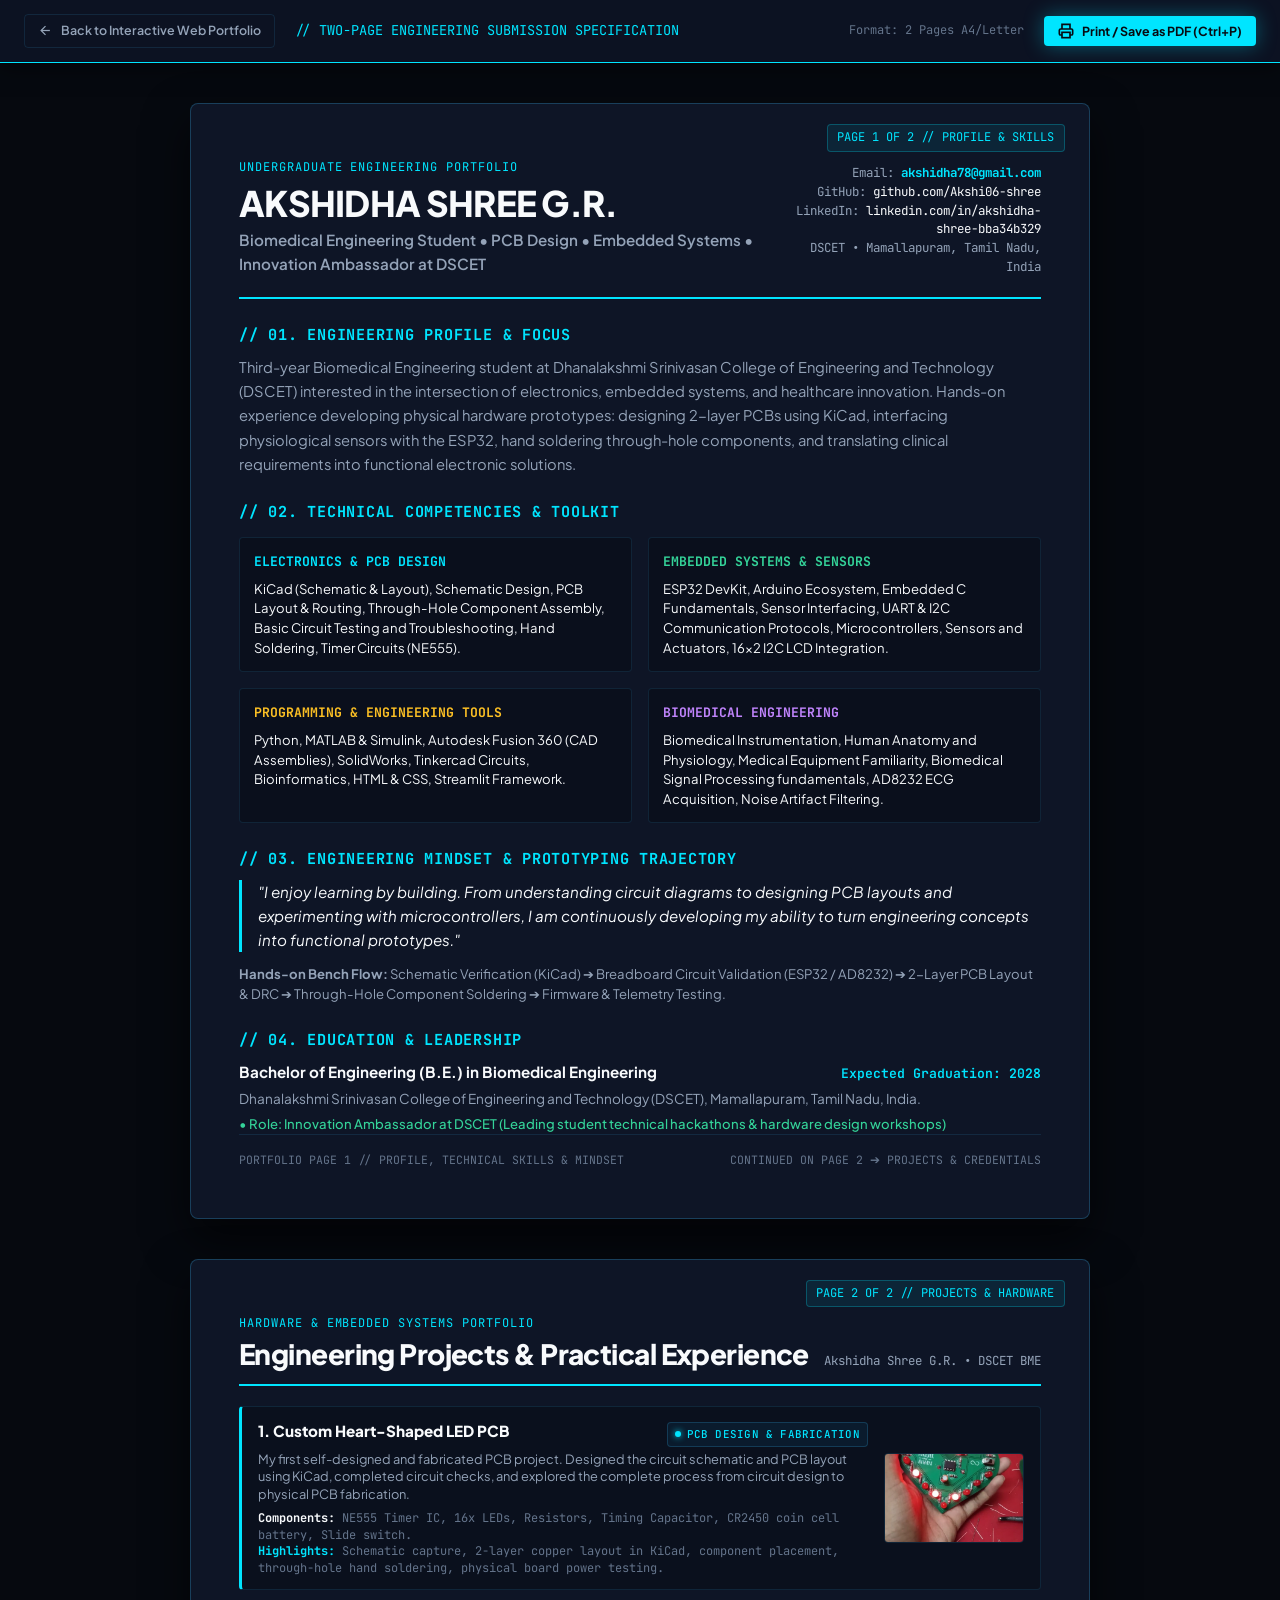
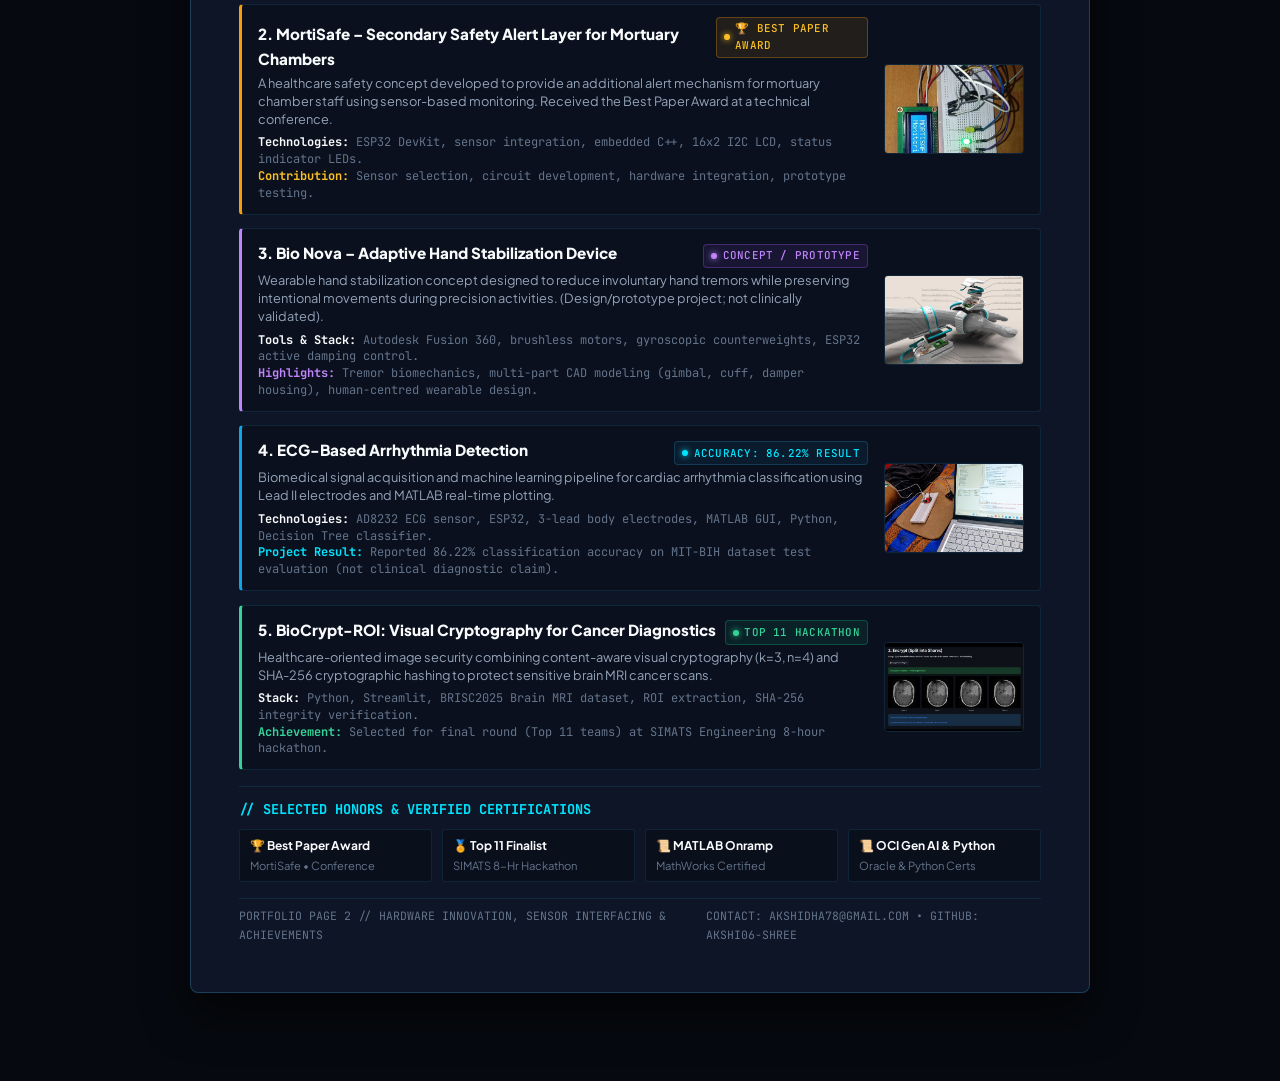
<file: portfolio-print.html>
<!DOCTYPE html>
<html lang="en">
<head>
  <meta charset="UTF-8">
  <meta name="viewport" content="width=device-width, initial-scale=1.0">
  <title>Two-Page Engineering Portfolio | Akshidha Shree G.R. (PDF Print Document)</title>
  <meta name="description" content="Exact two-page engineering portfolio document of Akshidha Shree G.R. - Biomedical Engineering student, PCB design, embedded systems, and hardware innovation.">
  
  <link rel="stylesheet" href="assets/css/style.css">
  <link rel="stylesheet" href="assets/css/print.css">

  <style>
    /* Screen styling for the 2-page document preview */
    body {
      background: #06090F;
      padding-bottom: 3rem;
    }

    .doc-control-bar {
      position: sticky;
      top: 0;
      z-index: 1000;
      background: rgba(13, 20, 36, 0.95);
      border-bottom: 1px solid var(--accent-cyan);
      backdrop-filter: blur(10px);
      padding: 0.85rem 1.5rem;
      display: flex;
      align-items: center;
      justify-content: space-between;
      box-shadow: 0 4px 20px rgba(0, 0, 0, 0.5);
    }

    .doc-control-bar .title-group {
      display: flex;
      align-items: center;
      gap: 0.75rem;
    }

    .doc-control-bar .actions {
      display: flex;
      align-items: center;
      gap: 0.75rem;
    }

    .sheet-wrapper {
      max-width: 900px;
      margin: 2.5rem auto;
      display: flex;
      flex-direction: column;
      gap: 2.5rem;
    }

    /* Screen preview of each page sheet */
    .sheet {
      background: #0E1526;
      border: 1px solid rgba(56, 189, 248, 0.25);
      border-radius: var(--radius-md);
      padding: 3rem;
      box-shadow: 0 20px 45px rgba(0, 0, 0, 0.6);
      position: relative;
    }

    .sheet-number-tag {
      position: absolute;
      top: 1.25rem;
      right: 1.5rem;
      font-family: var(--font-mono);
      font-size: 0.75rem;
      color: var(--accent-cyan);
      background: rgba(0, 229, 255, 0.08);
      border: 1px solid rgba(0, 229, 255, 0.25);
      padding: 0.2rem 0.6rem;
      border-radius: var(--radius-sm);
    }

    /* Print media overrides for flawless 2-page output */
    @media print {
      body {
        background: #FFFFFF !important;
        padding: 0 !important;
      }
      .doc-control-bar {
        display: none !important;
      }
      .sheet-wrapper {
        margin: 0 !important;
        max-width: 100% !important;
        gap: 0 !important;
      }
      .sheet {
        background: #FFFFFF !important;
        border: none !important;
        border-radius: 0 !important;
        padding: 0 !important;
        box-shadow: none !important;
      }
      .sheet-1 {
        page-break-after: always !important;
        break-after: page !important;
        height: 100vh !important;
        overflow: hidden;
      }
      .sheet-2 {
        page-break-before: always !important;
        break-before: page !important;
        height: 100vh !important;
        overflow: hidden;
      }
      .sheet-number-tag {
        display: none !important;
      }
    }
  </style>
</head>
<body>

  <!-- Floating Screen Control Bar -->
  <div class="doc-control-bar no-print">
    <div class="title-group">
      <a href="index.html" class="btn btn-outline btn-sm">
        <svg width="15" height="15" viewBox="0 0 24 24" fill="none" stroke="currentColor" stroke-width="2">
          <line x1="19" y1="12" x2="5" y2="12"></line>
          <polyline points="12 19 5 12 12 5"></polyline>
        </svg>
        <span>Back to Interactive Web Portfolio</span>
      </a>
      <span class="mono" style="font-size: 0.85rem; color: var(--accent-cyan); margin-left: 0.5rem;">
        // TWO-PAGE ENGINEERING SUBMISSION SPECIFICATION
      </span>
    </div>

    <div class="actions">
      <span class="mono" style="font-size: 0.75rem; color: var(--text-muted); margin-right: 0.5rem;">
        Format: 2 Pages A4/Letter
      </span>
      <button onclick="window.print()" class="btn btn-primary btn-sm" title="Print or save as PDF">
        <svg width="16" height="16" viewBox="0 0 24 24" fill="none" stroke="currentColor" stroke-width="2.5">
          <polyline points="6 9 6 2 18 2 18 9"/>
          <path d="M6 18H4a2 2 0 0 1-2-2v-5a2 2 0 0 1 2-2h16a2 2 0 0 1 2 2v5a2 2 0 0 1-2 2h-2"/>
          <rect x="6" y="14" width="12" height="8"/>
        </svg>
        <span>Print / Save as PDF (Ctrl+P)</span>
      </button>
    </div>
  </div>

  <div class="sheet-wrapper">

    <!-- ====================================================================
         PAGE 1: ABOUT ME, SKILLS AND ENGINEERING PROFILE
         ==================================================================== -->
    <section class="sheet sheet-1 print-page-1">
      <div class="sheet-number-tag">PAGE 1 OF 2 // PROFILE &amp; SKILLS</div>

      <!-- Header Banner -->
      <div class="print-header" style="border-bottom: 2px solid var(--accent-cyan); padding-bottom: 1.25rem; margin-bottom: 1.5rem; display: flex; justify-content: space-between; align-items: flex-end;">
        <div>
          <span class="mono" style="font-size: 0.75rem; color: var(--accent-cyan); letter-spacing: 0.08em; text-transform: uppercase;">
            UNDERGRADUATE ENGINEERING PORTFOLIO
          </span>
          <h1 style="font-size: 2.2rem; font-weight: 800; letter-spacing: -0.02em; margin-top: 0.2rem; margin-bottom: 0.2rem;">
            AKSHIDHA SHREE G.R.
          </h1>
          <div style="font-size: 0.95rem; font-weight: 600; color: var(--text-secondary);">
            Biomedical Engineering Student • PCB Design • Embedded Systems • Innovation Ambassador at DSCET
          </div>
        </div>

        <div style="text-align: right; font-family: var(--font-mono); font-size: 0.78rem; line-height: 1.5; color: var(--text-secondary);">
          <div>Email: <strong style="color: var(--accent-cyan);">akshidha78@gmail.com</strong></div>
          <div>GitHub: <span style="color: var(--text-primary);">github.com/Akshi06-shree</span></div>
          <div>LinkedIn: <span style="color: var(--text-primary);">linkedin.com/in/akshidha-shree-bba34b329</span></div>
          <div>DSCET • Mamallapuram, Tamil Nadu, India</div>
        </div>
      </div>

      <!-- Professional Objective / Bio -->
      <div style="margin-bottom: 1.5rem;">
        <div class="print-sec-title mono" style="font-size: 0.95rem; color: var(--accent-cyan); font-weight: 700; margin-bottom: 0.5rem; text-transform: uppercase; letter-spacing: 0.05em;">
          // 01. Engineering Profile &amp; Focus
        </div>
        <p style="font-size: 0.92rem; line-height: 1.65; color: var(--text-secondary);">
          Third-year Biomedical Engineering student at Dhanalakshmi Srinivasan College of Engineering and Technology (DSCET) interested in the intersection of electronics, embedded systems, and healthcare innovation. Hands-on experience developing physical hardware prototypes: designing 2-layer PCBs using KiCad, interfacing physiological sensors with the ESP32, hand soldering through-hole components, and translating clinical requirements into functional electronic solutions.
        </p>
      </div>

      <!-- Technical Skills Matrix -->
      <div style="margin-bottom: 1.5rem;">
        <div class="print-sec-title mono" style="font-size: 0.95rem; color: var(--accent-cyan); font-weight: 700; margin-bottom: 0.75rem; text-transform: uppercase; letter-spacing: 0.05em;">
          // 02. Technical Competencies &amp; Toolkit
        </div>

        <div class="print-skills-grid" style="display: grid; grid-template-columns: 1fr 1fr; gap: 1rem;">
          
          <div class="print-skill-group" style="background: rgba(7, 11, 18, 0.5); border: 1px solid var(--border-subtle); padding: 0.85rem; border-radius: var(--radius-sm);">
            <div class="print-skill-group-title mono" style="font-size: 0.82rem; font-weight: 700; color: var(--accent-cyan); margin-bottom: 0.4rem;">
              ELECTRONICS &amp; PCB DESIGN
            </div>
            <div class="print-skill-tags" style="font-size: 0.82rem; line-height: 1.5; color: var(--text-primary);">
              KiCad (Schematic &amp; Layout), Schematic Design, PCB Layout &amp; Routing, Through-Hole Component Assembly, Basic Circuit Testing and Troubleshooting, Hand Soldering, Timer Circuits (NE555).
            </div>
          </div>

          <div class="print-skill-group" style="background: rgba(7, 11, 18, 0.5); border: 1px solid var(--border-subtle); padding: 0.85rem; border-radius: var(--radius-sm);">
            <div class="print-skill-group-title mono" style="font-size: 0.82rem; font-weight: 700; color: #34D399; margin-bottom: 0.4rem;">
              EMBEDDED SYSTEMS &amp; SENSORS
            </div>
            <div class="print-skill-tags" style="font-size: 0.82rem; line-height: 1.5; color: var(--text-primary);">
              ESP32 DevKit, Arduino Ecosystem, Embedded C Fundamentals, Sensor Interfacing, UART &amp; I2C Communication Protocols, Microcontrollers, Sensors and Actuators, 16x2 I2C LCD Integration.
            </div>
          </div>

          <div class="print-skill-group" style="background: rgba(7, 11, 18, 0.5); border: 1px solid var(--border-subtle); padding: 0.85rem; border-radius: var(--radius-sm);">
            <div class="print-skill-group-title mono" style="font-size: 0.82rem; font-weight: 700; color: #FBBF24; margin-bottom: 0.4rem;">
              PROGRAMMING &amp; ENGINEERING TOOLS
            </div>
            <div class="print-skill-tags" style="font-size: 0.82rem; line-height: 1.5; color: var(--text-primary);">
              Python, MATLAB &amp; Simulink, Autodesk Fusion 360 (CAD Assemblies), SolidWorks, Tinkercad Circuits, Bioinformatics, HTML &amp; CSS, Streamlit Framework.
            </div>
          </div>

          <div class="print-skill-group" style="background: rgba(7, 11, 18, 0.5); border: 1px solid var(--border-subtle); padding: 0.85rem; border-radius: var(--radius-sm);">
            <div class="print-skill-group-title mono" style="font-size: 0.82rem; font-weight: 700; color: #C084FC; margin-bottom: 0.4rem;">
              BIOMEDICAL ENGINEERING
            </div>
            <div class="print-skill-tags" style="font-size: 0.82rem; line-height: 1.5; color: var(--text-primary);">
              Biomedical Instrumentation, Human Anatomy and Physiology, Medical Equipment Familiarity, Biomedical Signal Processing fundamentals, AD8232 ECG Acquisition, Noise Artifact Filtering.
            </div>
          </div>

        </div>
      </div>

      <!-- Engineering Mindset & Methodology -->
      <div style="margin-bottom: 1.5rem;">
        <div class="print-sec-title mono" style="font-size: 0.95rem; color: var(--accent-cyan); font-weight: 700; margin-bottom: 0.5rem; text-transform: uppercase; letter-spacing: 0.05em;">
          // 03. Engineering Mindset &amp; Prototyping Trajectory
        </div>
        <blockquote style="font-style: italic; font-size: 0.95rem; line-height: 1.6; color: var(--text-primary); border-left: 3px solid var(--accent-cyan); padding-left: 1rem; margin-bottom: 0.75rem;">
          "I enjoy learning by building. From understanding circuit diagrams to designing PCB layouts and experimenting with microcontrollers, I am continuously developing my ability to turn engineering concepts into functional prototypes."
        </blockquote>
        <div style="font-size: 0.82rem; color: var(--text-secondary); line-height: 1.5;">
          <strong>Hands-on Bench Flow:</strong> Schematic Verification (KiCad) ➔ Breadboard Circuit Validation (ESP32 / AD8232) ➔ 2-Layer PCB Layout &amp; DRC ➔ Through-Hole Component Soldering ➔ Firmware &amp; Telemetry Testing.
        </div>
      </div>

      <!-- Education & Institutional Credentials -->
      <div>
        <div class="print-sec-title mono" style="font-size: 0.95rem; color: var(--accent-cyan); font-weight: 700; margin-bottom: 0.5rem; text-transform: uppercase; letter-spacing: 0.05em;">
          // 04. Education &amp; Leadership
        </div>
        <div style="display: flex; justify-content: space-between; align-items: baseline; margin-bottom: 0.25rem;">
          <div style="font-size: 0.95rem; font-weight: 700; color: var(--text-primary);">
            Bachelor of Engineering (B.E.) in Biomedical Engineering
          </div>
          <div class="mono" style="font-size: 0.82rem; color: var(--accent-cyan); font-weight: 600;">
            Expected Graduation: 2028
          </div>
        </div>
        <div style="font-size: 0.85rem; color: var(--text-secondary);">
          Dhanalakshmi Srinivasan College of Engineering and Technology (DSCET), Mamallapuram, Tamil Nadu, India.
        </div>
        <div style="font-size: 0.82rem; color: #34D399; margin-top: 0.2rem; font-weight: 500;">
          • Role: Innovation Ambassador at DSCET (Leading student technical hackathons &amp; hardware design workshops)
        </div>
      </div>

      <!-- Footer Note of Page 1 -->
      <div class="print-footer-note" style="margin-top: auto; padding-top: 1rem; border-top: 1px solid var(--border-subtle); display: flex; justify-content: space-between; font-family: var(--font-mono); font-size: 0.72rem; color: var(--text-muted);">
        <span>PORTFOLIO PAGE 1 // PROFILE, TECHNICAL SKILLS &amp; MINDSET</span>
        <span>CONTINUED ON PAGE 2 ➔ PROJECTS &amp; CREDENTIALS</span>
      </div>
    </section>


    <!-- ====================================================================
         PAGE 2: PROJECTS AND PRACTICAL EXPERIENCE
         ==================================================================== -->
    <section class="sheet sheet-2 print-page-2">
      <div class="sheet-number-tag">PAGE 2 OF 2 // PROJECTS &amp; HARDWARE</div>

      <!-- Page 2 Header -->
      <div class="print-header" style="border-bottom: 2px solid var(--accent-cyan); padding-bottom: 0.85rem; margin-bottom: 1.25rem; display: flex; justify-content: space-between; align-items: flex-end;">
        <div>
          <span class="mono" style="font-size: 0.75rem; color: var(--accent-cyan); letter-spacing: 0.08em; text-transform: uppercase;">
            HARDWARE &amp; EMBEDDED SYSTEMS PORTFOLIO
          </span>
          <h2 style="font-size: 1.75rem; font-weight: 800; letter-spacing: -0.02em; margin-top: 0.15rem; margin-bottom: 0;">
            Engineering Projects &amp; Practical Experience
          </h2>
        </div>
        <div class="mono" style="text-align: right; font-size: 0.78rem; color: var(--text-secondary);">
          Akshidha Shree G.R. • DSCET BME
        </div>
      </div>

      <!-- 5 Condensed, High-Impact Projects List -->
      <div class="print-projects-list" style="display: flex; flex-direction: column; gap: 0.85rem;">

        <!-- Project 1: Heart-Shaped LED PCB (Special Visual Importance) -->
        <div class="print-project-item" style="border: 1px solid var(--border-subtle); border-left: 3px solid var(--accent-cyan); padding: 0.75rem 1rem; border-radius: var(--radius-sm); background: rgba(7, 11, 18, 0.4);">
          <div style="display: grid; grid-template-columns: 1fr 140px; gap: 1rem; align-items: center;">
            <div>
              <div style="display: flex; justify-content: space-between; align-items: baseline; margin-bottom: 0.25rem;">
                <span style="font-size: 0.95rem; font-weight: 800; color: var(--text-primary);">
                  1. Custom Heart-Shaped LED PCB
                </span>
                <span class="tech-tag" style="font-size: 0.68rem; padding: 0.15rem 0.45rem;">PCB DESIGN &amp; FABRICATION</span>
              </div>
              <p style="font-size: 0.8rem; color: var(--text-secondary); line-height: 1.4; margin-bottom: 0.35rem;">
                My first self-designed and fabricated PCB project. Designed the circuit schematic and PCB layout using KiCad, completed circuit checks, and explored the complete process from circuit design to physical PCB fabrication.
              </p>
              <div style="font-size: 0.75rem; color: var(--text-muted); font-family: var(--font-mono); line-height: 1.4;">
                <strong style="color: var(--text-primary);">Components:</strong> NE555 Timer IC, 16x LEDs, Resistors, Timing Capacitor, CR2450 coin cell battery, Slide switch.<br>
                <strong style="color: var(--accent-cyan);">Highlights:</strong> Schematic capture, 2-layer copper layout in KiCad, component placement, through-hole hand soldering, physical board power testing.
              </div>
            </div>
            <!-- Thumbnail of real board -->
            <div style="width: 140px; height: 90px; border-radius: var(--radius-sm); overflow: hidden; border: 1px solid var(--border-subtle);">
              <img src="assets/images/heart-pcb-assembled-lit.jpg" alt="Fabricated Heart PCB" style="width: 100%; height: 100%; object-fit: cover;">
            </div>
          </div>
        </div>

        <!-- Project 2: MortiSafe -->
        <div class="print-project-item" style="border: 1px solid var(--border-subtle); border-left: 3px solid #F59E0B; padding: 0.75rem 1rem; border-radius: var(--radius-sm); background: rgba(7, 11, 18, 0.4);">
          <div style="display: grid; grid-template-columns: 1fr 140px; gap: 1rem; align-items: center;">
            <div>
              <div style="display: flex; justify-content: space-between; align-items: baseline; margin-bottom: 0.25rem;">
                <span style="font-size: 0.95rem; font-weight: 800; color: var(--text-primary);">
                  2. MortiSafe – Secondary Safety Alert Layer for Mortuary Chambers
                </span>
                <span class="tech-tag amber" style="font-size: 0.68rem; padding: 0.15rem 0.45rem;">🏆 BEST PAPER AWARD</span>
              </div>
              <p style="font-size: 0.8rem; color: var(--text-secondary); line-height: 1.4; margin-bottom: 0.35rem;">
                A healthcare safety concept developed to provide an additional alert mechanism for mortuary chamber staff using sensor-based monitoring. Received the Best Paper Award at a technical conference.
              </p>
              <div style="font-size: 0.75rem; color: var(--text-muted); font-family: var(--font-mono); line-height: 1.4;">
                <strong style="color: var(--text-primary);">Technologies:</strong> ESP32 DevKit, sensor integration, embedded C++, 16x2 I2C LCD, status indicator LEDs.<br>
                <strong style="color: #FBBF24;">Contribution:</strong> Sensor selection, circuit development, hardware integration, prototype testing.
              </div>
            </div>
            <div style="width: 140px; height: 90px; border-radius: var(--radius-sm); overflow: hidden; border: 1px solid var(--border-subtle);">
              <img src="assets/images/mortisafe-esp32-prototype.jpg" alt="MortiSafe Prototype" style="width: 100%; height: 100%; object-fit: cover;">
            </div>
          </div>
        </div>

        <!-- Project 3: Bio Nova -->
        <div class="print-project-item" style="border: 1px solid var(--border-subtle); border-left: 3px solid #C084FC; padding: 0.75rem 1rem; border-radius: var(--radius-sm); background: rgba(7, 11, 18, 0.4);">
          <div style="display: grid; grid-template-columns: 1fr 140px; gap: 1rem; align-items: center;">
            <div>
              <div style="display: flex; justify-content: space-between; align-items: baseline; margin-bottom: 0.25rem;">
                <span style="font-size: 0.95rem; font-weight: 800; color: var(--text-primary);">
                  3. Bio Nova – Adaptive Hand Stabilization Device
                </span>
                <span class="tech-tag purple" style="font-size: 0.68rem; padding: 0.15rem 0.45rem;">CONCEPT / PROTOTYPE</span>
              </div>
              <p style="font-size: 0.8rem; color: var(--text-secondary); line-height: 1.4; margin-bottom: 0.35rem;">
                Wearable hand stabilization concept designed to reduce involuntary hand tremors while preserving intentional movements during precision activities. (Design/prototype project; not clinically validated).
              </p>
              <div style="font-size: 0.75rem; color: var(--text-muted); font-family: var(--font-mono); line-height: 1.4;">
                <strong style="color: var(--text-primary);">Tools &amp; Stack:</strong> Autodesk Fusion 360, brushless motors, gyroscopic counterweights, ESP32 active damping control.<br>
                <strong style="color: #C084FC;">Highlights:</strong> Tremor biomechanics, multi-part CAD modeling (gimbal, cuff, damper housing), human-centred wearable design.
              </div>
            </div>
            <div style="width: 140px; height: 90px; border-radius: var(--radius-sm); overflow: hidden; border: 1px solid var(--border-subtle);">
              <img src="assets/images/bionova-exploded-concept.jpg" alt="Bio Nova Render" style="width: 100%; height: 100%; object-fit: cover;">
            </div>
          </div>
        </div>

        <!-- Project 4: ECG-Based Arrhythmia Detection -->
        <div class="print-project-item" style="border: 1px solid var(--border-subtle); border-left: 3px solid #0EA5E9; padding: 0.75rem 1rem; border-radius: var(--radius-sm); background: rgba(7, 11, 18, 0.4);">
          <div style="display: grid; grid-template-columns: 1fr 140px; gap: 1rem; align-items: center;">
            <div>
              <div style="display: flex; justify-content: space-between; align-items: baseline; margin-bottom: 0.25rem;">
                <span style="font-size: 0.95rem; font-weight: 800; color: var(--text-primary);">
                  4. ECG-Based Arrhythmia Detection
                </span>
                <span class="tech-tag" style="font-size: 0.68rem; padding: 0.15rem 0.45rem;">ACCURACY: 86.22% RESULT</span>
              </div>
              <p style="font-size: 0.8rem; color: var(--text-secondary); line-height: 1.4; margin-bottom: 0.35rem;">
                Biomedical signal acquisition and machine learning pipeline for cardiac arrhythmia classification using Lead II electrodes and MATLAB real-time plotting.
              </p>
              <div style="font-size: 0.75rem; color: var(--text-muted); font-family: var(--font-mono); line-height: 1.4;">
                <strong style="color: var(--text-primary);">Technologies:</strong> AD8232 ECG sensor, ESP32, 3-lead body electrodes, MATLAB GUI, Python, Decision Tree classifier.<br>
                <strong style="color: var(--accent-cyan);">Project Result:</strong> Reported 86.22% classification accuracy on MIT-BIH dataset test evaluation (not clinical diagnostic claim).
              </div>
            </div>
            <div style="width: 140px; height: 90px; border-radius: var(--radius-sm); overflow: hidden; border: 1px solid var(--border-subtle);">
              <img src="assets/images/ecg-hardware-acquisition-setup.jpg" alt="ECG Hardware Setup" style="width: 100%; height: 100%; object-fit: cover;">
            </div>
          </div>
        </div>

        <!-- Project 5: BioCrypt-ROI -->
        <div class="print-project-item" style="border: 1px solid var(--border-subtle); border-left: 3px solid #34D399; padding: 0.75rem 1rem; border-radius: var(--radius-sm); background: rgba(7, 11, 18, 0.4);">
          <div style="display: grid; grid-template-columns: 1fr 140px; gap: 1rem; align-items: center;">
            <div>
              <div style="display: flex; justify-content: space-between; align-items: baseline; margin-bottom: 0.25rem;">
                <span style="font-size: 0.95rem; font-weight: 800; color: var(--text-primary);">
                  5. BioCrypt-ROI: Visual Cryptography for Cancer Diagnostics
                </span>
                <span class="tech-tag emerald" style="font-size: 0.68rem; padding: 0.15rem 0.45rem;">TOP 11 HACKATHON</span>
              </div>
              <p style="font-size: 0.8rem; color: var(--text-secondary); line-height: 1.4; margin-bottom: 0.35rem;">
                Healthcare-oriented image security combining content-aware visual cryptography (k=3, n=4) and SHA-256 cryptographic hashing to protect sensitive brain MRI cancer scans.
              </p>
              <div style="font-size: 0.75rem; color: var(--text-muted); font-family: var(--font-mono); line-height: 1.4;">
                <strong style="color: var(--text-primary);">Stack:</strong> Python, Streamlit, BRISC2025 Brain MRI dataset, ROI extraction, SHA-256 integrity verification.<br>
                <strong style="color: #34D399;">Achievement:</strong> Selected for final round (Top 11 teams) at SIMATS Engineering 8-hour hackathon.
              </div>
            </div>
            <div style="width: 140px; height: 90px; border-radius: var(--radius-sm); overflow: hidden; border: 1px solid var(--border-subtle);">
              <img src="assets/images/biocrypt-roi-streamlit-demo.jpg" alt="BioCrypt-ROI Streamlit" style="width: 100%; height: 100%; object-fit: cover;">
            </div>
          </div>
        </div>

      </div>

      <!-- Achievements & Credentials Ribbon -->
      <div style="margin-top: 1rem; padding-top: 0.75rem; border-top: 1px solid var(--border-subtle);">
        <div class="print-sec-title mono" style="font-size: 0.85rem; color: var(--accent-cyan); font-weight: 700; margin-bottom: 0.5rem; text-transform: uppercase;">
          // Selected Honors &amp; Verified Certifications
        </div>
        <div style="display: grid; grid-template-columns: repeat(4, 1fr); gap: 0.65rem; font-size: 0.75rem;">
          <div style="background: rgba(7, 11, 18, 0.5); padding: 0.4rem 0.6rem; border-radius: 3px; border: 1px solid var(--border-subtle);">
            🏆 <strong style="color: var(--text-primary);">Best Paper Award</strong><br>
            <span style="color: var(--text-muted); font-size: 0.7rem;">MortiSafe • Conference</span>
          </div>
          <div style="background: rgba(7, 11, 18, 0.5); padding: 0.4rem 0.6rem; border-radius: 3px; border: 1px solid var(--border-subtle);">
            🏅 <strong style="color: var(--text-primary);">Top 11 Finalist</strong><br>
            <span style="color: var(--text-muted); font-size: 0.7rem;">SIMATS 8-Hr Hackathon</span>
          </div>
          <div style="background: rgba(7, 11, 18, 0.5); padding: 0.4rem 0.6rem; border-radius: 3px; border: 1px solid var(--border-subtle);">
            📜 <strong style="color: var(--text-primary);">MATLAB Onramp</strong><br>
            <span style="color: var(--text-muted); font-size: 0.7rem;">MathWorks Certified</span>
          </div>
          <div style="background: rgba(7, 11, 18, 0.5); padding: 0.4rem 0.6rem; border-radius: 3px; border: 1px solid var(--border-subtle);">
            📜 <strong style="color: var(--text-primary);">OCI Gen AI &amp; Python</strong><br>
            <span style="color: var(--text-muted); font-size: 0.7rem;">Oracle &amp; Python Certs</span>
          </div>
        </div>
      </div>

      <!-- Page 2 Footer -->
      <div class="print-footer-note" style="margin-top: 1rem; padding-top: 0.5rem; border-top: 1px solid var(--border-subtle); display: flex; justify-content: space-between; font-family: var(--font-mono); font-size: 0.72rem; color: var(--text-muted);">
        <span>PORTFOLIO PAGE 2 // HARDWARE INNOVATION, SENSOR INTERFACING &amp; ACHIEVEMENTS</span>
        <span>CONTACT: AKSHIDHA78@GMAIL.COM • GITHUB: AKSHI06-SHREE</span>
      </div>
    </section>

  </div>

</body>
</html>
</file>
<file: assets/css/style.css>
/* ==========================================================================
   ENGINEERING PORTFOLIO - AKSHIDHA SHREE G.R.
   Theme: Hardware Engineering, Dark Navy/Charcoal with Electric Cyan Accents
   ========================================================================== */

@import url('https://fonts.googleapis.com/css2?family=JetBrains+Mono:wght@400;500;600;700&family=Plus+Jakarta+Sans:wght@300;400;500;600;700;800&display=swap');

:root {
  --bg-primary: #070B12;
  --bg-secondary: #0D1424;
  --bg-card: #111A2E;
  --bg-card-hover: #16223B;
  --bg-card-alt: #0a1120;
  
  --border-subtle: rgba(56, 189, 248, 0.12);
  --border-medium: rgba(56, 189, 248, 0.22);
  --border-focus: rgba(0, 229, 255, 0.5);
  
  --accent-cyan: #00E5FF;
  --accent-cyan-dim: rgba(0, 229, 255, 0.15);
  --accent-cyan-glow: rgba(0, 229, 255, 0.25);
  --accent-blue: #0EA5E9;
  --accent-emerald: #10B981;
  --accent-amber: #F59E0B;
  --accent-purple: #A855F7;
  
  --copper: #E08A44;
  --copper-glow: rgba(224, 138, 68, 0.25);
  
  --text-primary: #F8FAFC;
  --text-secondary: #94A3B8;
  --text-muted: #64748B;
  
  --font-sans: 'Plus Jakarta Sans', -apple-system, BlinkMacSystemFont, 'Segoe UI', Roboto, sans-serif;
  --font-mono: 'JetBrains Mono', 'Fira Code', 'SF Mono', Consolas, monospace;
  
  --radius-sm: 4px;
  --radius-md: 8px;
  --radius-lg: 12px;
  --radius-xl: 16px;
  
  --container-width: 1200px;
  --transition-fast: 0.2s cubic-bezier(0.16, 1, 0.3, 1);
  --transition-normal: 0.3s cubic-bezier(0.16, 1, 0.3, 1);
}

/* Base Resets */
*, *::before, *::after {
  box-sizing: border-box;
  margin: 0;
  padding: 0;
}

html {
  scroll-behavior: smooth;
  font-size: 16px;
  color-scheme: dark;
}

body {
  font-family: var(--font-sans);
  background-color: var(--bg-primary);
  color: var(--text-primary);
  line-height: 1.6;
  -webkit-font-smoothing: antialiased;
  -moz-osx-font-smoothing: grayscale;
  background-image: 
    radial-gradient(rgba(0, 229, 255, 0.07) 1px, transparent 1px),
    linear-gradient(to right, rgba(14, 165, 233, 0.02) 1px, transparent 1px);
  background-size: 32px 32px, 128px 128px;
  min-height: 100vh;
  display: flex;
  flex-direction: column;
}

/* Typography */
h1, h2, h3, h4, h5, h6 {
  color: var(--text-primary);
  font-weight: 700;
  line-height: 1.25;
  letter-spacing: -0.02em;
}

p {
  color: var(--text-secondary);
}

a {
  color: var(--accent-cyan);
  text-decoration: none;
  transition: color var(--transition-fast);
}

a:hover {
  color: #70F3FF;
}

.mono {
  font-family: var(--font-mono);
}

/* Layout Utilities */
.container {
  width: 100%;
  max-width: var(--container-width);
  margin-left: auto;
  margin-right: auto;
  padding-left: 1.5rem;
  padding-right: 1.5rem;
}

.section {
  padding-top: 5rem;
  padding-bottom: 5rem;
  position: relative;
}

@media (max-width: 768px) {
  .section {
    padding-top: 3.5rem;
    padding-bottom: 3.5rem;
  }
}

/* Technical Circuit Borders & Badges */
.tech-tag {
  display: inline-flex;
  align-items: center;
  gap: 0.35rem;
  font-family: var(--font-mono);
  font-size: 0.75rem;
  font-weight: 500;
  padding: 0.25rem 0.65rem;
  border-radius: var(--radius-sm);
  background: rgba(14, 165, 233, 0.08);
  border: 1px solid rgba(56, 189, 248, 0.2);
  color: var(--accent-cyan);
  letter-spacing: 0.02em;
  text-transform: uppercase;
}

.tech-tag::before {
  content: "";
  display: inline-block;
  width: 6px;
  height: 6px;
  border-radius: 50%;
  background: var(--accent-cyan);
  box-shadow: 0 0 6px var(--accent-cyan);
}

.tech-tag.amber {
  color: #FBBF24;
  border-color: rgba(245, 158, 11, 0.3);
  background: rgba(245, 158, 11, 0.1);
}
.tech-tag.amber::before {
  background: #FBBF24;
  box-shadow: 0 0 6px #FBBF24;
}

.tech-tag.emerald {
  color: #34D399;
  border-color: rgba(16, 185, 129, 0.3);
  background: rgba(16, 185, 129, 0.1);
}
.tech-tag.emerald::before {
  background: #34D399;
  box-shadow: 0 0 6px #34D399;
}

.tech-tag.purple {
  color: #C084FC;
  border-color: rgba(168, 85, 247, 0.3);
  background: rgba(168, 85, 247, 0.1);
}
.tech-tag.purple::before {
  background: #C084FC;
  box-shadow: 0 0 6px #C084FC;
}

/* Header & Navigation Bar */
.navbar {
  position: sticky;
  top: 0;
  z-index: 1000;
  background: rgba(7, 11, 18, 0.85);
  backdrop-filter: blur(14px);
  -webkit-backdrop-filter: blur(14px);
  border-bottom: 1px solid var(--border-subtle);
  transition: all var(--transition-fast);
}

.navbar .nav-container {
  display: flex;
  align-items: center;
  justify-content: space-between;
  height: 72px;
}

.brand {
  display: flex;
  align-items: center;
  gap: 0.85rem;
  color: var(--text-primary);
  font-weight: 700;
  font-size: 1.05rem;
  letter-spacing: -0.01em;
}

.brand-icon {
  width: 36px;
  height: 36px;
  background: linear-gradient(135deg, rgba(0, 229, 255, 0.15), rgba(14, 165, 233, 0.35));
  border: 1px solid var(--accent-cyan);
  border-radius: var(--radius-sm);
  display: flex;
  align-items: center;
  justify-content: center;
  color: var(--accent-cyan);
  box-shadow: 0 0 12px var(--accent-cyan-glow);
}

.brand-text {
  display: flex;
  flex-direction: column;
}

.brand-name {
  font-weight: 800;
  letter-spacing: 0.04em;
  font-size: 1rem;
}

.brand-title {
  font-family: var(--font-mono);
  font-size: 0.68rem;
  color: var(--accent-cyan);
  letter-spacing: 0.05em;
  text-transform: uppercase;
}

.nav-links {
  display: flex;
  align-items: center;
  gap: 1.5rem;
  list-style: none;
}

.nav-item a {
  display: flex;
  align-items: center;
  gap: 0.4rem;
  font-size: 0.9rem;
  font-weight: 500;
  color: var(--text-secondary);
  padding: 0.5rem 0.85rem;
  border-radius: var(--radius-sm);
  transition: all var(--transition-fast);
  border: 1px solid transparent;
}

.nav-item a:hover {
  color: var(--text-primary);
  background: rgba(255, 255, 255, 0.03);
  border-color: var(--border-subtle);
}

.nav-item.active a {
  color: var(--accent-cyan);
  background: rgba(0, 229, 255, 0.08);
  border-color: rgba(0, 229, 255, 0.3);
  box-shadow: 0 0 15px rgba(0, 229, 255, 0.1);
}

.nav-actions {
  display: flex;
  align-items: center;
  gap: 0.75rem;
}

/* Button Component */
.btn {
  display: inline-flex;
  align-items: center;
  justify-content: center;
  gap: 0.5rem;
  font-family: var(--font-sans);
  font-size: 0.88rem;
  font-weight: 600;
  padding: 0.65rem 1.25rem;
  border-radius: var(--radius-sm);
  transition: all var(--transition-fast);
  cursor: pointer;
  text-decoration: none;
  border: 1px solid transparent;
}

.btn-primary {
  background: var(--accent-cyan);
  color: #070B12;
  box-shadow: 0 0 20px rgba(0, 229, 255, 0.35);
  font-weight: 700;
}

.btn-primary:hover {
  background: #70F3FF;
  box-shadow: 0 0 25px rgba(0, 229, 255, 0.5);
  color: #070B12;
  transform: translateY(-1px);
}

.btn-secondary {
  background: rgba(14, 165, 233, 0.08);
  border: 1px solid var(--border-medium);
  color: var(--text-primary);
}

.btn-secondary:hover {
  background: rgba(14, 165, 233, 0.15);
  border-color: var(--accent-cyan);
  color: var(--accent-cyan);
  transform: translateY(-1px);
}

.btn-outline {
  background: transparent;
  border: 1px solid var(--border-subtle);
  color: var(--text-secondary);
}

.btn-outline:hover {
  border-color: var(--accent-cyan);
  color: var(--accent-cyan);
  background: rgba(0, 229, 255, 0.04);
}

.btn-sm {
  padding: 0.4rem 0.8rem;
  font-size: 0.78rem;
}

.icon-btn {
  width: 38px;
  height: 38px;
  padding: 0;
  border-radius: var(--radius-sm);
  display: inline-flex;
  align-items: center;
  justify-content: center;
  color: var(--text-secondary);
  border: 1px solid var(--border-subtle);
  background: rgba(17, 26, 46, 0.5);
}

.icon-btn:hover {
  color: var(--accent-cyan);
  border-color: var(--accent-cyan);
  background: rgba(0, 229, 255, 0.1);
  box-shadow: 0 0 10px rgba(0, 229, 255, 0.2);
}

/* Mobile Nav Toggle */
.mobile-nav-toggle {
  display: none;
  background: transparent;
  border: 1px solid var(--border-subtle);
  color: var(--text-primary);
  width: 40px;
  height: 40px;
  border-radius: var(--radius-sm);
  cursor: pointer;
  align-items: center;
  justify-content: center;
}

@media (max-width: 860px) {
  .mobile-nav-toggle {
    display: inline-flex;
  }
  
  .nav-links {
    display: none;
    position: absolute;
    top: 72px;
    left: 0;
    right: 0;
    background: var(--bg-secondary);
    border-bottom: 1px solid var(--border-medium);
    flex-direction: column;
    padding: 1.5rem;
    gap: 1rem;
    box-shadow: 0 10px 30px rgba(0,0,0,0.5);
  }
  
  .nav-links.show {
    display: flex;
  }
  
  .nav-actions .btn-print-text {
    display: none;
  }
}

/* ==========================================================================
   PAGE 1: HERO SECTION
   ========================================================================== */
.hero-section {
  padding-top: 4.5rem;
  padding-bottom: 5rem;
  position: relative;
  overflow: hidden;
}

.hero-grid {
  display: grid;
  grid-template-columns: 1.25fr 0.85fr;
  gap: 3.5rem;
  align-items: center;
}

@media (max-width: 992px) {
  .hero-grid {
    grid-template-columns: 1fr;
    gap: 2.5rem;
  }
}

.hero-meta-badge {
  display: inline-flex;
  align-items: center;
  gap: 0.5rem;
  font-family: var(--font-mono);
  font-size: 0.78rem;
  color: var(--accent-cyan);
  background: rgba(0, 229, 255, 0.08);
  border: 1px solid rgba(0, 229, 255, 0.25);
  padding: 0.35rem 0.85rem;
  border-radius: 9999px;
  margin-bottom: 1.5rem;
}

.hero-meta-badge span.pulse-dot {
  width: 8px;
  height: 8px;
  border-radius: 50%;
  background: var(--accent-cyan);
  box-shadow: 0 0 10px var(--accent-cyan);
  animation: pulse 2s infinite;
}

@keyframes pulse {
  0% { opacity: 0.6; transform: scale(0.95); }
  50% { opacity: 1; transform: scale(1.2); }
  100% { opacity: 0.6; transform: scale(0.95); }
}

.hero-name {
  font-size: 3.25rem;
  font-weight: 800;
  line-height: 1.1;
  letter-spacing: -0.03em;
  margin-bottom: 0.75rem;
  background: linear-gradient(135deg, #FFFFFF 30%, #94A3B8 100%);
  -webkit-background-clip: text;
  -webkit-text-fill-color: transparent;
}

@media (max-width: 768px) {
  .hero-name {
    font-size: 2.4rem;
  }
}

.hero-headline {
  font-size: 1.4rem;
  font-weight: 600;
  color: var(--accent-cyan);
  margin-bottom: 1.25rem;
  letter-spacing: -0.01em;
}

.hero-description {
  font-size: 1.05rem;
  line-height: 1.7;
  color: var(--text-secondary);
  margin-bottom: 2rem;
  max-width: 620px;
}

.hero-actions {
  display: flex;
  flex-wrap: wrap;
  align-items: center;
  gap: 1rem;
  margin-bottom: 2.5rem;
}

.hero-quick-meta {
  display: flex;
  flex-wrap: wrap;
  gap: 1.75rem;
  padding-top: 1.5rem;
  border-top: 1px solid var(--border-subtle);
}

.meta-item {
  display: flex;
  flex-direction: column;
}

.meta-item .label {
  font-family: var(--font-mono);
  font-size: 0.7rem;
  color: var(--text-muted);
  text-transform: uppercase;
  letter-spacing: 0.04em;
}

.meta-item .value {
  font-size: 0.88rem;
  font-weight: 600;
  color: var(--text-primary);
}

/* Hero Visual Box: Interactive Hardware Schematic Node */
.hero-visual {
  position: relative;
}

.hardware-card {
  background: var(--bg-card);
  border: 1px solid var(--border-medium);
  border-radius: var(--radius-lg);
  padding: 1.75rem;
  position: relative;
  box-shadow: 0 20px 40px rgba(0, 0, 0, 0.4);
  overflow: hidden;
}

.hardware-card::before {
  content: "";
  position: absolute;
  top: 0;
  left: 0;
  right: 0;
  height: 2px;
  background: linear-gradient(90deg, transparent, var(--accent-cyan), transparent);
}

.hardware-card-header {
  display: flex;
  align-items: center;
  justify-content: space-between;
  margin-bottom: 1.25rem;
  padding-bottom: 0.85rem;
  border-bottom: 1px solid var(--border-subtle);
}

.circuit-indicator {
  display: flex;
  align-items: center;
  gap: 0.5rem;
  font-family: var(--font-mono);
  font-size: 0.75rem;
  color: var(--accent-cyan);
}

.circuit-indicator .dot {
  width: 8px;
  height: 8px;
  background: var(--accent-emerald);
  border-radius: 50%;
  box-shadow: 0 0 8px var(--accent-emerald);
}

.bench-spec-list {
  display: grid;
  grid-template-columns: 1fr 1fr;
  gap: 1rem;
  margin-bottom: 1.5rem;
}

.bench-spec-item {
  background: rgba(13, 20, 36, 0.7);
  border: 1px solid var(--border-subtle);
  border-radius: var(--radius-sm);
  padding: 0.75rem;
}

.bench-spec-item .title {
  font-family: var(--font-mono);
  font-size: 0.68rem;
  color: var(--text-muted);
  text-transform: uppercase;
}

.bench-spec-item .data {
  font-size: 0.92rem;
  font-weight: 700;
  color: var(--text-primary);
  margin-top: 0.2rem;
}

.hero-circuit-art {
  width: 100%;
  height: 140px;
  background: #080D17;
  border-radius: var(--radius-sm);
  border: 1px solid var(--border-subtle);
  position: relative;
  display: flex;
  align-items: center;
  justify-content: center;
  overflow: hidden;
}

.hero-circuit-art svg {
  width: 100%;
  height: 100%;
}

/* ==========================================================================
   ABOUT ME SECTION
   ========================================================================== */
.section-header {
  margin-bottom: 3rem;
}

.section-badge {
  display: inline-flex;
  align-items: center;
  gap: 0.4rem;
  font-family: var(--font-mono);
  font-size: 0.75rem;
  color: var(--accent-cyan);
  text-transform: uppercase;
  letter-spacing: 0.08em;
  margin-bottom: 0.5rem;
}

.section-title {
  font-size: 2.15rem;
  font-weight: 800;
  letter-spacing: -0.02em;
  color: var(--text-primary);
}

.about-grid {
  display: grid;
  grid-template-columns: 1.15fr 0.85fr;
  gap: 3rem;
  align-items: start;
}

@media (max-width: 900px) {
  .about-grid {
    grid-template-columns: 1fr;
    gap: 2rem;
  }
}

.about-content {
  font-size: 1.02rem;
  line-height: 1.8;
  color: var(--text-secondary);
}

.about-content p {
  margin-bottom: 1.25rem;
}

.highlight-box {
  background: var(--bg-card);
  border: 1px solid var(--border-subtle);
  border-left: 3px solid var(--accent-cyan);
  padding: 1.25rem 1.5rem;
  border-radius: 0 var(--radius-md) var(--radius-md) 0;
  margin: 1.5rem 0;
  font-size: 0.98rem;
  color: var(--text-primary);
}

.interests-grid {
  display: grid;
  grid-template-columns: repeat(auto-fit, minmax(240px, 1fr));
  gap: 1rem;
  margin-top: 1.5rem;
}

.interest-card {
  background: var(--bg-card);
  border: 1px solid var(--border-subtle);
  border-radius: var(--radius-md);
  padding: 1.2rem;
  transition: all var(--transition-fast);
  display: flex;
  align-items: flex-start;
  gap: 0.85rem;
}

.interest-card:hover {
  border-color: var(--accent-cyan);
  background: var(--bg-card-hover);
  transform: translateY(-2px);
  box-shadow: 0 6px 20px rgba(0, 229, 255, 0.08);
}

.interest-icon {
  width: 32px;
  height: 32px;
  background: rgba(0, 229, 255, 0.08);
  border: 1px solid rgba(0, 229, 255, 0.2);
  border-radius: var(--radius-sm);
  display: flex;
  align-items: center;
  justify-content: center;
  color: var(--accent-cyan);
  flex-shrink: 0;
}

.interest-title {
  font-weight: 600;
  font-size: 0.92rem;
  color: var(--text-primary);
  margin-bottom: 0.25rem;
}

.interest-desc {
  font-size: 0.8rem;
  color: var(--text-muted);
  line-height: 1.4;
}

.education-card {
  background: var(--bg-card);
  border: 1px solid var(--border-subtle);
  border-radius: var(--radius-lg);
  padding: 1.75rem;
  position: relative;
}

.institution-badge {
  font-family: var(--font-mono);
  font-size: 0.72rem;
  color: var(--accent-cyan);
  text-transform: uppercase;
  margin-bottom: 0.5rem;
  display: block;
}

.edu-degree {
  font-size: 1.2rem;
  font-weight: 700;
  color: var(--text-primary);
  margin-bottom: 0.35rem;
}

.edu-college {
  font-size: 0.92rem;
  color: var(--text-secondary);
  margin-bottom: 1rem;
}

.edu-meta-list {
  list-style: none;
  border-top: 1px solid var(--border-subtle);
  padding-top: 1rem;
  margin-top: 1rem;
}

.edu-meta-item {
  display: flex;
  justify-content: space-between;
  padding: 0.45rem 0;
  font-size: 0.85rem;
}

.edu-meta-item .label {
  color: var(--text-muted);
  font-family: var(--font-mono);
}

.edu-meta-item .val {
  color: var(--text-primary);
  font-weight: 600;
}

/* ==========================================================================
   TECHNICAL SKILLS SECTION
   ========================================================================== */
.skills-container {
  display: grid;
  grid-template-columns: repeat(2, 1fr);
  gap: 1.75rem;
}

@media (max-width: 860px) {
  .skills-container {
    grid-template-columns: 1fr;
  }
}

.skill-category-card {
  background: var(--bg-card);
  border: 1px solid var(--border-subtle);
  border-radius: var(--radius-lg);
  padding: 1.75rem;
  transition: all var(--transition-fast);
  position: relative;
}

.skill-category-card:hover {
  border-color: var(--border-medium);
  box-shadow: 0 10px 30px rgba(0, 0, 0, 0.3);
}

.category-header {
  display: flex;
  align-items: center;
  gap: 0.75rem;
  margin-bottom: 1.25rem;
  padding-bottom: 0.75rem;
  border-bottom: 1px solid var(--border-subtle);
}

.category-icon {
  width: 38px;
  height: 38px;
  border-radius: var(--radius-sm);
  background: rgba(0, 229, 255, 0.08);
  border: 1px solid rgba(0, 229, 255, 0.2);
  display: flex;
  align-items: center;
  justify-content: center;
  color: var(--accent-cyan);
}

.category-title {
  font-size: 1.12rem;
  font-weight: 700;
  color: var(--text-primary);
}

.skill-tags-group {
  display: flex;
  flex-wrap: wrap;
  gap: 0.65rem;
}

.skill-chip {
  display: inline-flex;
  align-items: center;
  gap: 0.45rem;
  padding: 0.45rem 0.85rem;
  background: rgba(13, 20, 36, 0.75);
  border: 1px solid var(--border-subtle);
  border-radius: var(--radius-sm);
  font-size: 0.85rem;
  font-weight: 500;
  color: var(--text-primary);
  transition: all var(--transition-fast);
}

.skill-chip:hover {
  border-color: var(--accent-cyan);
  background: rgba(0, 229, 255, 0.08);
  color: var(--accent-cyan);
  transform: translateY(-1px);
}

.skill-chip .chip-marker {
  width: 5px;
  height: 5px;
  background: var(--accent-cyan);
  border-radius: 50%;
  opacity: 0.6;
}

/* ==========================================================================
   ENGINEERING MINDSET SECTION
   ========================================================================== */
.mindset-card {
  background: linear-gradient(135deg, rgba(13, 20, 36, 0.95), rgba(17, 26, 46, 0.7));
  border: 1px solid var(--border-medium);
  border-radius: var(--radius-lg);
  padding: 2.75rem;
  position: relative;
  overflow: hidden;
}

.mindset-card::before {
  content: "";
  position: absolute;
  top: 0;
  right: 0;
  width: 250px;
  height: 250px;
  background: radial-gradient(circle, var(--accent-cyan-glow) 0%, transparent 70%);
  pointer-events: none;
}

.mindset-quote {
  font-size: 1.35rem;
  font-weight: 600;
  line-height: 1.6;
  color: var(--text-primary);
  margin-bottom: 2rem;
  font-style: italic;
  position: relative;
  z-index: 1;
}

.mindset-workflow {
  display: grid;
  grid-template-columns: repeat(5, 1fr);
  gap: 1rem;
  position: relative;
  z-index: 1;
}

@media (max-width: 768px) {
  .mindset-workflow {
    grid-template-columns: 1fr;
  }
}

.workflow-step {
  background: rgba(7, 11, 18, 0.6);
  border: 1px solid var(--border-subtle);
  border-radius: var(--radius-sm);
  padding: 1rem;
  position: relative;
}

.workflow-num {
  font-family: var(--font-mono);
  font-size: 0.7rem;
  color: var(--accent-cyan);
  font-weight: 700;
  margin-bottom: 0.35rem;
}

.workflow-name {
  font-size: 0.88rem;
  font-weight: 700;
  color: var(--text-primary);
  margin-bottom: 0.2rem;
}

.workflow-detail {
  font-size: 0.75rem;
  color: var(--text-muted);
}

/* Page Switcher Banner */
.page-switch-banner {
  margin-top: 3.5rem;
  background: var(--bg-card);
  border: 1px solid var(--border-medium);
  border-radius: var(--radius-lg);
  padding: 2.25rem;
  display: flex;
  align-items: center;
  justify-content: space-between;
  gap: 2rem;
  box-shadow: 0 10px 30px rgba(0, 0, 0, 0.25);
}

@media (max-width: 768px) {
  .page-switch-banner {
    flex-direction: column;
    text-align: center;
  }
}

.switch-content h3 {
  font-size: 1.35rem;
  margin-bottom: 0.35rem;
}

.switch-content p {
  font-size: 0.95rem;
  color: var(--text-secondary);
}

/* ==========================================================================
   PAGE 2: PROJECTS SECTION & CARDS
   ========================================================================== */
.projects-header-wrapper {
  margin-bottom: 3.5rem;
  border-bottom: 1px solid var(--border-subtle);
  padding-bottom: 2rem;
}

.projects-filter-bar {
  display: flex;
  flex-wrap: wrap;
  gap: 0.75rem;
  margin-top: 1.5rem;
}

.filter-btn {
  font-family: var(--font-mono);
  font-size: 0.8rem;
  padding: 0.45rem 1rem;
  background: rgba(13, 20, 36, 0.6);
  border: 1px solid var(--border-subtle);
  border-radius: var(--radius-sm);
  color: var(--text-secondary);
  cursor: pointer;
  transition: all var(--transition-fast);
}

.filter-btn:hover {
  border-color: var(--accent-cyan);
  color: var(--accent-cyan);
}

.filter-btn.active {
  background: rgba(0, 229, 255, 0.12);
  border-color: var(--accent-cyan);
  color: var(--accent-cyan);
}

.project-card {
  background: var(--bg-card);
  border: 1px solid var(--border-subtle);
  border-radius: var(--radius-xl);
  overflow: hidden;
  margin-bottom: 3.5rem;
  transition: all var(--transition-normal);
  position: relative;
}

.project-card:hover {
  border-color: var(--border-medium);
  box-shadow: 0 20px 40px rgba(0, 0, 0, 0.4);
}

/* Featured PCB Project Highlight */
.project-card.featured-pcb {
  border: 1px solid rgba(0, 229, 255, 0.35);
  box-shadow: 0 0 35px rgba(0, 229, 255, 0.08);
}

.project-card.featured-pcb::before {
  content: "";
  position: absolute;
  top: 0;
  left: 0;
  right: 0;
  height: 3px;
  background: linear-gradient(90deg, var(--accent-cyan), var(--accent-blue), var(--copper));
  z-index: 2;
}

.project-card-layout {
  display: grid;
  grid-template-columns: 1.15fr 0.85fr;
}

@media (max-width: 992px) {
  .project-card-layout {
    grid-template-columns: 1fr;
  }
}

.project-info-pane {
  padding: 2.5rem;
  display: flex;
  flex-direction: column;
}

@media (max-width: 768px) {
  .project-info-pane {
    padding: 1.75rem;
  }
}

.project-meta-header {
  display: flex;
  align-items: center;
  justify-content: space-between;
  margin-bottom: 1rem;
}

.project-index {
  font-family: var(--font-mono);
  font-size: 0.75rem;
  color: var(--accent-cyan);
  font-weight: 700;
  letter-spacing: 0.05em;
}

.project-title {
  font-size: 1.75rem;
  font-weight: 800;
  letter-spacing: -0.02em;
  color: var(--text-primary);
  margin-bottom: 0.5rem;
}

.project-category-badge {
  font-family: var(--font-mono);
  font-size: 0.75rem;
  color: var(--text-muted);
  text-transform: uppercase;
  letter-spacing: 0.05em;
  margin-bottom: 1.25rem;
  display: block;
}

.project-description {
  font-size: 0.98rem;
  line-height: 1.75;
  color: var(--text-secondary);
  margin-bottom: 1.75rem;
}

.project-spec-grid {
  display: grid;
  grid-template-columns: 1fr 1fr;
  gap: 1rem;
  margin-bottom: 1.75rem;
  padding: 1.25rem;
  background: rgba(7, 11, 18, 0.6);
  border: 1px solid var(--border-subtle);
  border-radius: var(--radius-md);
}

.spec-block .spec-label {
  font-family: var(--font-mono);
  font-size: 0.7rem;
  color: var(--text-muted);
  text-transform: uppercase;
  margin-bottom: 0.35rem;
}

.spec-block .spec-value {
  font-size: 0.88rem;
  font-weight: 600;
  color: var(--text-primary);
  line-height: 1.4;
}

.project-highlights-list {
  list-style: none;
  margin-bottom: 1.75rem;
}

.highlight-item {
  display: flex;
  align-items: flex-start;
  gap: 0.6rem;
  font-size: 0.9rem;
  color: var(--text-secondary);
  margin-bottom: 0.6rem;
}

.highlight-item .bullet {
  color: var(--accent-cyan);
  font-size: 0.9rem;
  line-height: 1.3;
}

.project-tech-tags {
  display: flex;
  flex-wrap: wrap;
  gap: 0.5rem;
  margin-top: auto;
}

.project-tag {
  font-family: var(--font-mono);
  font-size: 0.72rem;
  padding: 0.25rem 0.6rem;
  background: rgba(14, 165, 233, 0.08);
  border: 1px solid var(--border-subtle);
  border-radius: var(--radius-sm);
  color: var(--accent-cyan);
}

/* Project Visual / Media Gallery Pane */
.project-media-pane {
  background: #080D18;
  border-left: 1px solid var(--border-subtle);
  display: flex;
  flex-direction: column;
  padding: 1.5rem;
}

@media (max-width: 992px) {
  .project-media-pane {
    border-left: none;
    border-top: 1px solid var(--border-subtle);
  }
}

.main-image-container {
  width: 100%;
  aspect-ratio: 4 / 3;
  background: #05080E;
  border-radius: var(--radius-md);
  overflow: hidden;
  position: relative;
  border: 1px solid var(--border-subtle);
  cursor: zoom-in;
  display: flex;
  align-items: center;
  justify-content: center;
}

.main-image-container img {
  width: 100%;
  height: 100%;
  object-fit: cover;
  transition: transform var(--transition-normal);
}

.main-image-container:hover img {
  transform: scale(1.025);
}

.zoom-indicator {
  position: absolute;
  bottom: 0.75rem;
  right: 0.75rem;
  background: rgba(7, 11, 18, 0.8);
  border: 1px solid var(--border-subtle);
  backdrop-filter: blur(8px);
  padding: 0.3rem 0.6rem;
  border-radius: var(--radius-sm);
  font-family: var(--font-mono);
  font-size: 0.7rem;
  color: var(--accent-cyan);
  display: flex;
  align-items: center;
  gap: 0.35rem;
  pointer-events: none;
}

.image-thumbnails {
  display: grid;
  grid-template-columns: repeat(4, 1fr);
  gap: 0.65rem;
  margin-top: 1rem;
}

.thumb-item {
  aspect-ratio: 1;
  border-radius: var(--radius-sm);
  overflow: hidden;
  border: 1px solid var(--border-subtle);
  cursor: pointer;
  background: #05080E;
  transition: all var(--transition-fast);
}

.thumb-item img {
  width: 100%;
  height: 100%;
  object-fit: cover;
}

.thumb-item:hover {
  border-color: var(--accent-cyan);
}

.thumb-item.active {
  border-color: var(--accent-cyan);
  box-shadow: 0 0 10px rgba(0, 229, 255, 0.4);
}

/* ==========================================================================
   ACHIEVEMENTS & CERTIFICATIONS SECTION
   ========================================================================== */
.achievements-grid {
  display: grid;
  grid-template-columns: repeat(auto-fit, minmax(260px, 1fr));
  gap: 1.25rem;
}

.achievement-card {
  background: var(--bg-card);
  border: 1px solid var(--border-subtle);
  border-radius: var(--radius-md);
  padding: 1.5rem;
  transition: all var(--transition-fast);
  display: flex;
  flex-direction: column;
  position: relative;
}

.achievement-card:hover {
  border-color: var(--accent-cyan);
  transform: translateY(-2px);
  box-shadow: 0 10px 25px rgba(0, 0, 0, 0.25);
}

.achievement-icon {
  width: 42px;
  height: 42px;
  border-radius: var(--radius-sm);
  display: flex;
  align-items: center;
  justify-content: center;
  margin-bottom: 1rem;
}

.achievement-icon.award {
  background: rgba(245, 158, 11, 0.1);
  border: 1px solid rgba(245, 158, 11, 0.3);
  color: #FBBF24;
}

.achievement-icon.cert {
  background: rgba(14, 165, 233, 0.1);
  border: 1px solid rgba(14, 165, 233, 0.3);
  color: var(--accent-cyan);
}

.achievement-title {
  font-size: 1rem;
  font-weight: 700;
  color: var(--text-primary);
  margin-bottom: 0.35rem;
}

.achievement-meta {
  font-family: var(--font-mono);
  font-size: 0.72rem;
  color: var(--text-muted);
  margin-bottom: 0.5rem;
}

.achievement-desc {
  font-size: 0.85rem;
  color: var(--text-secondary);
  line-height: 1.4;
}

/* ==========================================================================
   FOOTER & CONTACT SECTION
   ========================================================================== */
.footer-cta {
  background: linear-gradient(180deg, var(--bg-primary) 0%, #0A0F1D 100%);
  border-top: 1px solid var(--border-subtle);
  padding-top: 5rem;
  padding-bottom: 3rem;
  margin-top: auto;
}

.cta-box {
  background: var(--bg-card);
  border: 1px solid var(--border-medium);
  border-radius: var(--radius-xl);
  padding: 3.5rem;
  text-align: center;
  margin-bottom: 3.5rem;
  position: relative;
  overflow: hidden;
}

.cta-box::before {
  content: "";
  position: absolute;
  top: 0;
  left: 0;
  right: 0;
  height: 1px;
  background: linear-gradient(90deg, transparent, var(--accent-cyan), transparent);
}

@media (max-width: 768px) {
  .cta-box {
    padding: 2rem 1.5rem;
  }
}

.cta-headline {
  font-size: 1.85rem;
  font-weight: 800;
  letter-spacing: -0.02em;
  margin-bottom: 1rem;
}

.cta-message {
  font-size: 1.05rem;
  color: var(--text-secondary);
  max-width: 680px;
  margin: 0 auto 2rem auto;
  line-height: 1.6;
}

.cta-actions {
  display: flex;
  flex-wrap: wrap;
  justify-content: center;
  gap: 1rem;
}

.footer-bottom {
  display: flex;
  flex-wrap: wrap;
  align-items: center;
  justify-content: space-between;
  gap: 1.5rem;
  padding-top: 2rem;
  border-top: 1px solid var(--border-subtle);
  font-size: 0.85rem;
  color: var(--text-muted);
}

.footer-social-links {
  display: flex;
  gap: 1rem;
}

/* ==========================================================================
   LIGHTBOX / IMAGE MODAL
   ========================================================================== */
.lightbox-modal {
  display: none;
  position: fixed;
  top: 0;
  left: 0;
  width: 100vw;
  height: 100vh;
  background: rgba(4, 7, 12, 0.92);
  backdrop-filter: blur(12px);
  z-index: 2000;
  align-items: center;
  justify-content: center;
  padding: 2rem;
}

.lightbox-modal.active {
  display: flex;
}

.lightbox-container {
  max-width: 90vw;
  max-height: 90vh;
  position: relative;
  display: flex;
  flex-direction: column;
  align-items: center;
}

.lightbox-img {
  max-width: 100%;
  max-height: 80vh;
  object-fit: contain;
  border-radius: var(--radius-md);
  border: 1px solid var(--border-medium);
  box-shadow: 0 0 40px rgba(0, 0, 0, 0.8);
}

.lightbox-caption {
  margin-top: 1rem;
  font-family: var(--font-mono);
  font-size: 0.85rem;
  color: var(--text-primary);
  background: rgba(13, 20, 36, 0.8);
  padding: 0.4rem 1rem;
  border-radius: var(--radius-sm);
  border: 1px solid var(--border-subtle);
}

.lightbox-close {
  position: absolute;
  top: -2.5rem;
  right: 0;
  background: transparent;
  border: none;
  color: var(--text-primary);
  font-size: 1.5rem;
  cursor: pointer;
  padding: 0.5rem;
}

.lightbox-close:hover {
  color: var(--accent-cyan);
}

/* Toast Notification */
.toast-notice {
  position: fixed;
  bottom: 2rem;
  right: 2rem;
  background: var(--bg-card);
  border: 1px solid var(--accent-cyan);
  padding: 0.75rem 1.25rem;
  border-radius: var(--radius-sm);
  color: var(--text-primary);
  font-size: 0.85rem;
  box-shadow: 0 10px 25px rgba(0, 0, 0, 0.5);
  display: flex;
  align-items: center;
  gap: 0.5rem;
  z-index: 3000;
  opacity: 0;
  transform: translateY(10px);
  pointer-events: none;
  transition: all var(--transition-fast);
}

.toast-notice.show {
  opacity: 1;
  transform: translateY(0);
}
</file>
<file: assets/css/print.css>
/* ==========================================================================
   PRINT / PDF EXPORT STYLESHEET
   Strict Two-Page Hardware Engineering Portfolio for A4 / Letter PDF Export
   ========================================================================== */

@page {
  size: A4 portrait;
  margin: 12mm 15mm;
}

@media print {
  /* Reset and base print setup */
  *, *::before, *::after {
    background: transparent !important;
    box-shadow: none !important;
    text-shadow: none !important;
    color: #111827 !important; /* High contrast dark charcoal for print readability */
  }

  body {
    font-family: 'Plus Jakarta Sans', -apple-system, BlinkMacSystemFont, 'Segoe UI', Roboto, sans-serif !important;
    background: #FFFFFF !important;
    font-size: 8.5pt !important;
    line-height: 1.35 !important;
    margin: 0 !important;
    padding: 0 !important;
  }

  /* Hide screen-only interactive elements */
  .navbar,
  .mobile-nav-toggle,
  .btn-print,
  .page-switch-banner,
  .footer-cta,
  .lightbox-modal,
  .toast-notice,
  .zoom-indicator,
  .image-thumbnails,
  .no-print,
  .filter-btn {
    display: none !important;
  }

  /* Two-page strict break containers */
  .print-page-1 {
    page-break-before: avoid !important;
    page-break-after: always !important;
    break-after: page !important;
    min-height: 98vh;
    box-sizing: border-box;
    display: flex;
    flex-direction: column;
    justify-content: space-between;
  }

  .print-page-2 {
    page-break-before: always !important;
    break-before: page !important;
    page-break-after: avoid !important;
    break-after: avoid !important;
    min-height: 98vh;
    box-sizing: border-box;
  }

  /* Print Header Styles */
  .print-header {
    border-bottom: 2pt solid #0284C7 !important;
    padding-bottom: 8pt;
    margin-bottom: 10pt;
    display: flex;
    justify-content: space-between;
    align-items: flex-end;
  }

  .print-header h1 {
    font-size: 18pt !important;
    font-weight: 800 !important;
    letter-spacing: -0.02em;
    color: #0F172A !important;
    margin-bottom: 2pt;
  }

  .print-header .print-subtitle {
    font-size: 8.5pt !important;
    font-weight: 600 !important;
    color: #0284C7 !important;
    text-transform: uppercase;
    letter-spacing: 0.04em;
  }

  .print-contact-box {
    text-align: right;
    font-family: 'JetBrains Mono', Consolas, monospace !important;
    font-size: 7.5pt !important;
    line-height: 1.4 !important;
  }

  /* Section Headings in Print */
  .print-sec-title {
    font-size: 10.5pt !important;
    font-weight: 800 !important;
    text-transform: uppercase;
    letter-spacing: 0.05em;
    color: #0F172A !important;
    border-bottom: 1pt solid #CBD5E1 !important;
    padding-bottom: 2pt;
    margin-top: 8pt;
    margin-bottom: 6pt;
    display: flex;
    align-items: center;
    gap: 4pt;
  }

  .print-sec-title::before {
    content: "■";
    color: #0284C7 !important;
    font-size: 8pt;
  }

  /* Skills Matrix in Print */
  .print-skills-grid {
    display: grid !important;
    grid-template-columns: 1fr 1fr !important;
    gap: 6pt !important;
    margin-bottom: 8pt;
  }

  .print-skill-group {
    border: 0.5pt solid #E2E8F0 !important;
    padding: 5pt 7pt !important;
    border-radius: 3pt;
  }

  .print-skill-group-title {
    font-size: 8.5pt !important;
    font-weight: 700 !important;
    color: #0369A1 !important;
    margin-bottom: 3pt;
    text-transform: uppercase;
  }

  .print-skill-tags {
    font-size: 7.5pt !important;
    color: #334155 !important;
    line-height: 1.35;
  }

  /* Print Project Cards (Page 2) */
  .print-projects-list {
    display: flex;
    flex-direction: column;
    gap: 7pt;
  }

  .print-project-item {
    border: 0.5pt solid #CBD5E1 !important;
    border-left: 3pt solid #0284C7 !important;
    padding: 6pt 8pt !important;
    border-radius: 2pt;
    page-break-inside: avoid !important;
  }

  .print-project-head {
    display: flex;
    justify-content: space-between;
    align-items: baseline;
    margin-bottom: 2pt;
  }

  .print-project-name {
    font-size: 9.5pt !important;
    font-weight: 800 !important;
    color: #0F172A !important;
  }

  .print-project-tag {
    font-family: 'JetBrains Mono', Consolas, monospace !important;
    font-size: 6.8pt !important;
    font-weight: 700 !important;
    color: #0369A1 !important;
    border: 0.5pt solid #93C5FD !important;
    padding: 1pt 3pt;
    border-radius: 2pt;
  }

  .print-project-desc {
    font-size: 7.8pt !important;
    color: #334155 !important;
    margin-bottom: 3pt;
    line-height: 1.35;
  }

  .print-project-details {
    display: flex;
    flex-wrap: wrap;
    gap: 8pt;
    font-size: 7.2pt !important;
    color: #475569 !important;
    font-family: 'JetBrains Mono', Consolas, monospace !important;
    background: #F8FAFC !important;
    padding: 3pt 5pt;
    border-radius: 2pt;
  }

  .print-project-highlight {
    font-weight: 700 !important;
    color: #0F172A !important;
  }

  /* Print Thumbnail / Real Photo Layout */
  .print-project-with-img {
    display: grid !important;
    grid-template-columns: 1fr 65mm !important;
    gap: 7pt;
    align-items: center;
  }

  .print-project-img {
    width: 65mm !important;
    height: 32mm !important;
    object-fit: cover !important;
    border: 0.5pt solid #CBD5E1 !important;
    border-radius: 2pt;
  }

  /* Achievements Grid in Print */
  .print-achieve-grid {
    display: grid !important;
    grid-template-columns: 1fr 1fr !important;
    gap: 4pt;
    margin-top: 5pt;
  }

  .print-achieve-card {
    border: 0.5pt solid #E2E8F0 !important;
    padding: 4pt 6pt;
    border-radius: 2pt;
    font-size: 7.5pt !important;
  }

  .print-achieve-card strong {
    color: #0F172A !important;
  }

  .print-footer-note {
    margin-top: 6pt;
    border-top: 0.5pt solid #CBD5E1 !important;
    padding-top: 3pt;
    display: flex;
    justify-content: space-between;
    font-size: 6.8pt !important;
    color: #64748B !important;
    font-family: 'JetBrains Mono', Consolas, monospace !important;
  }
}
</file>
